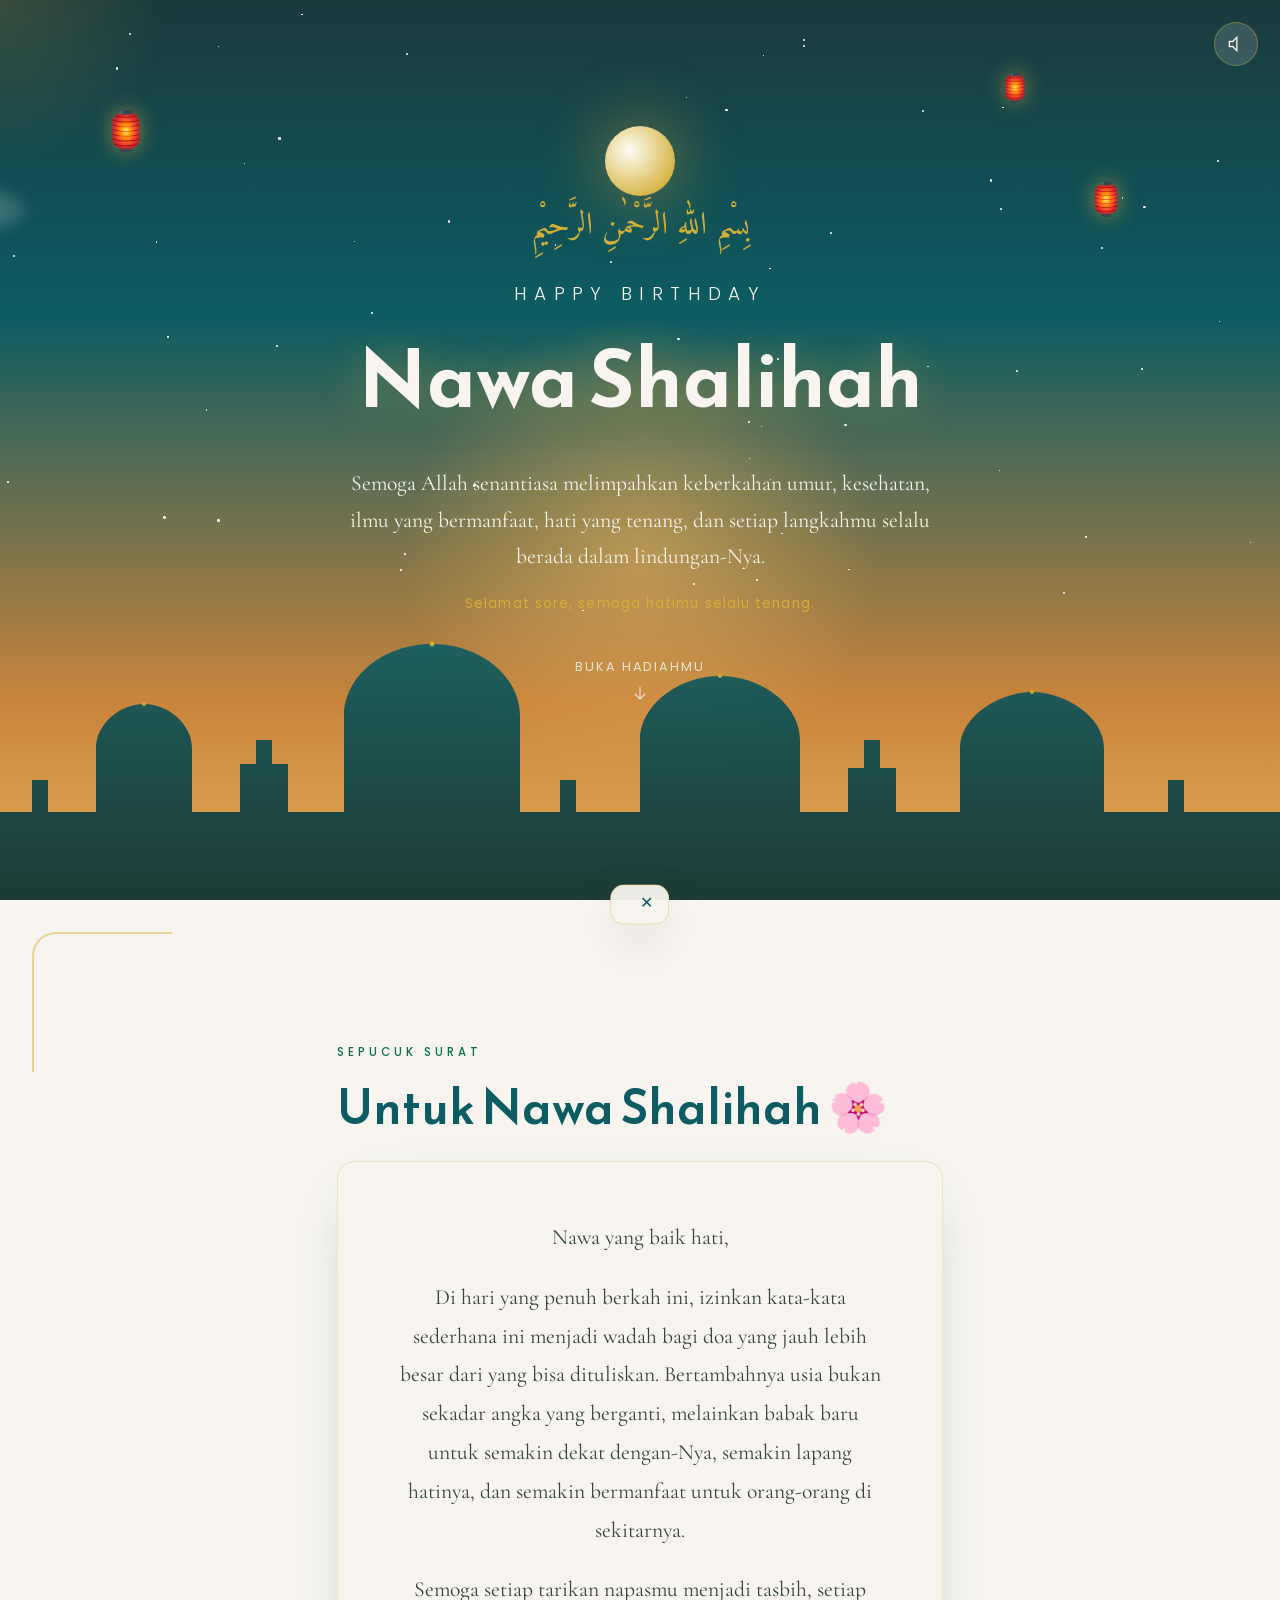
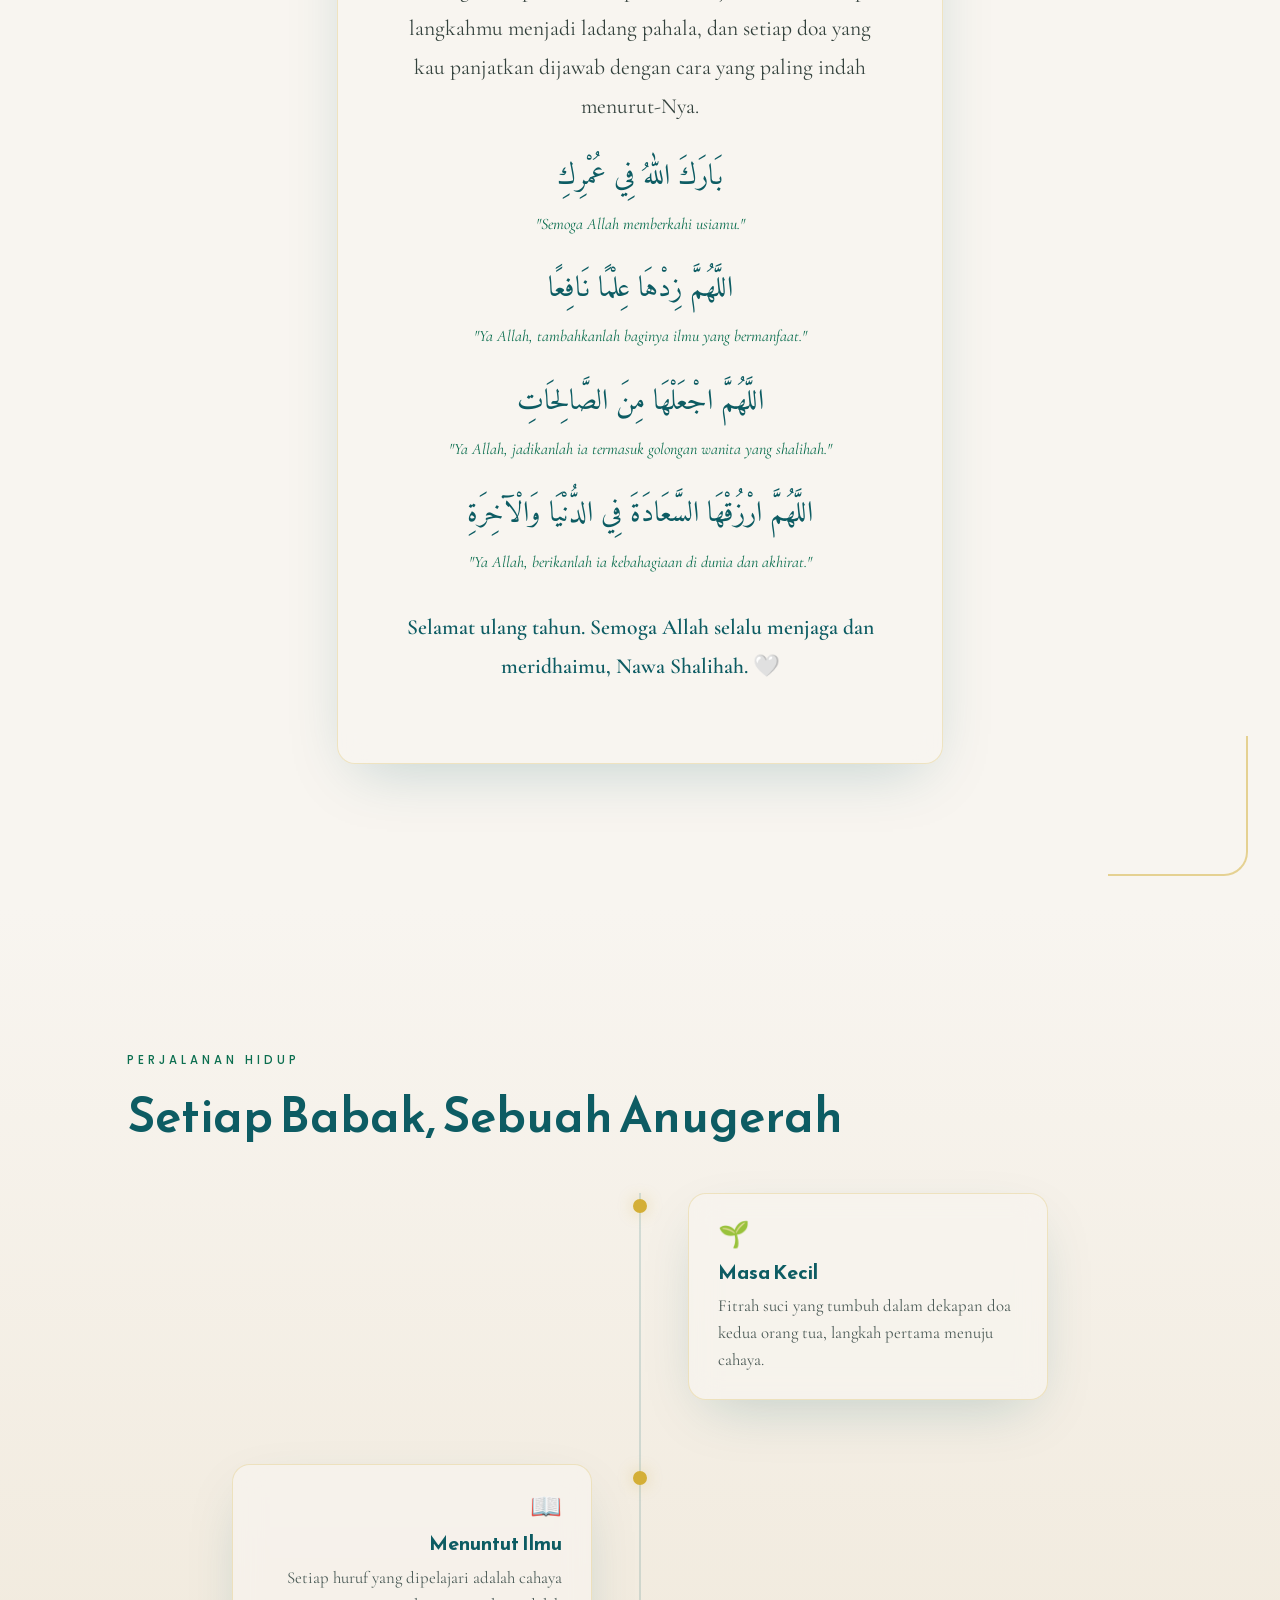
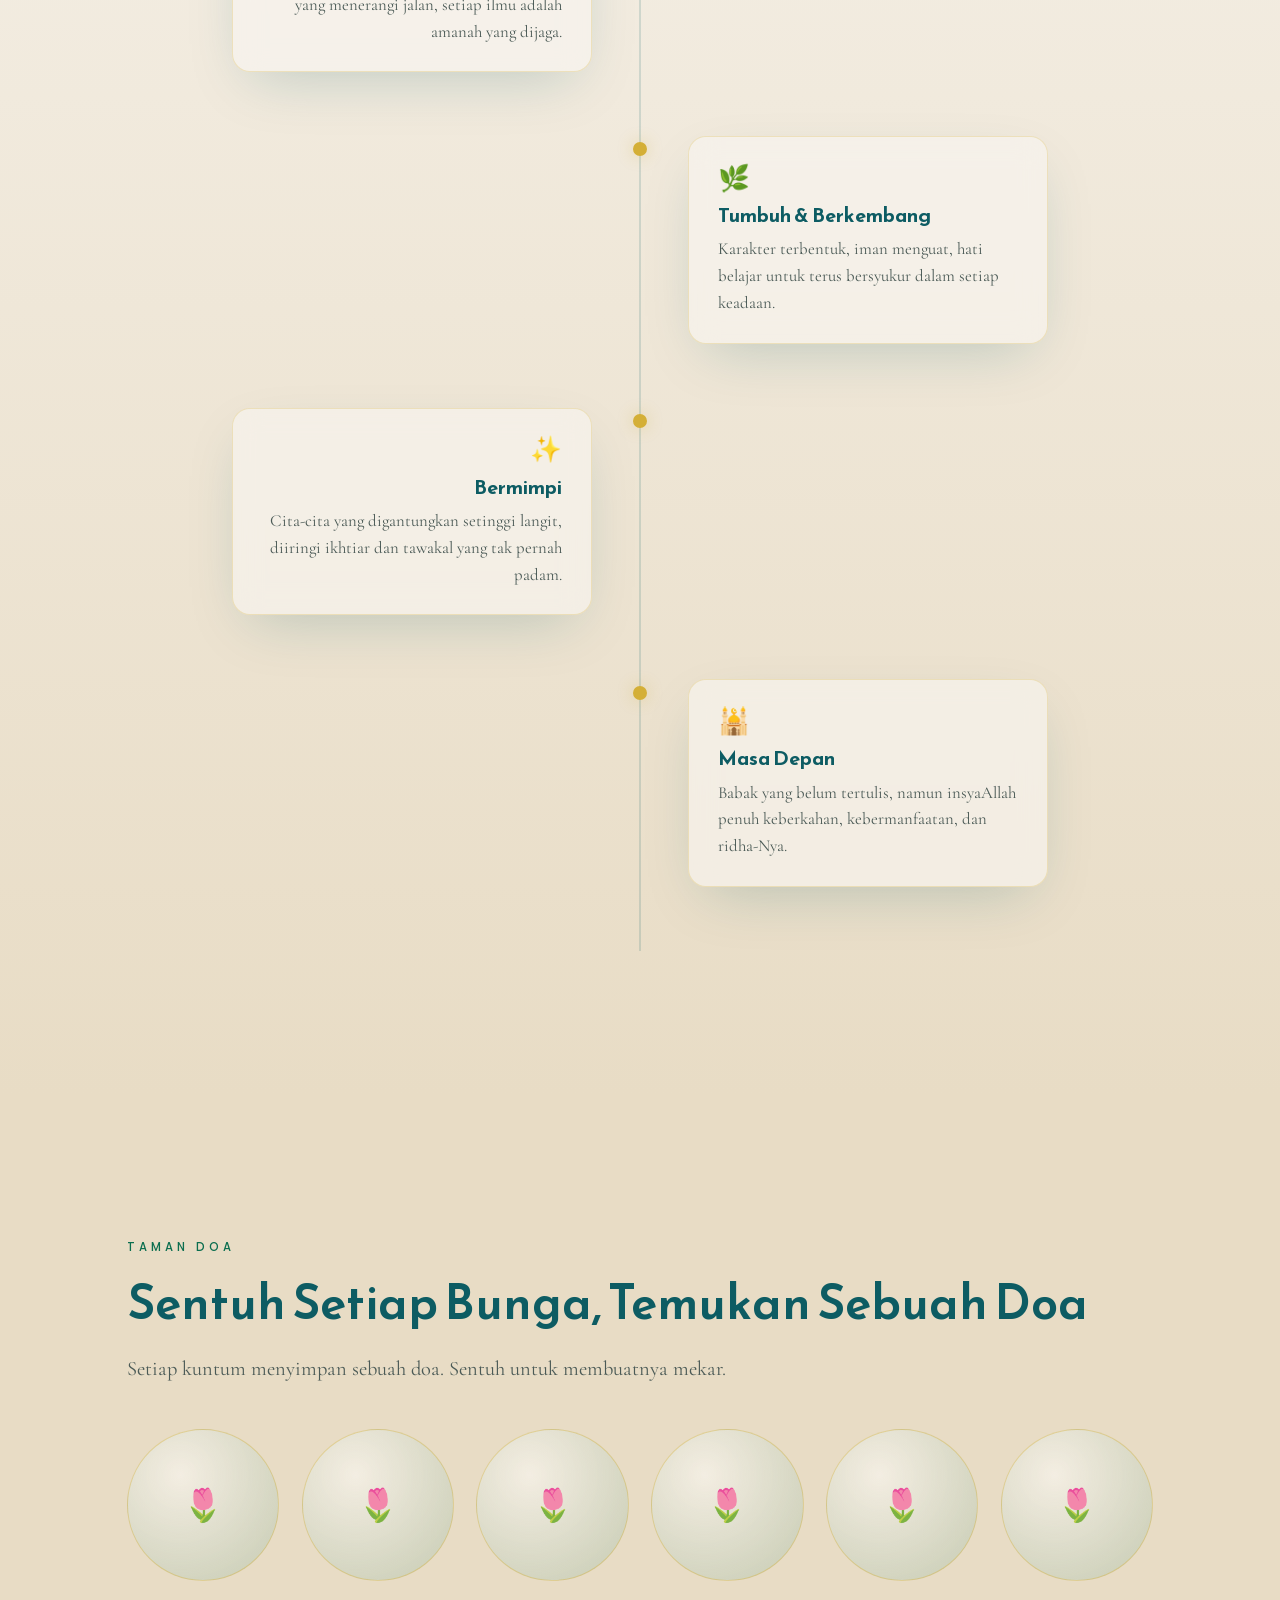
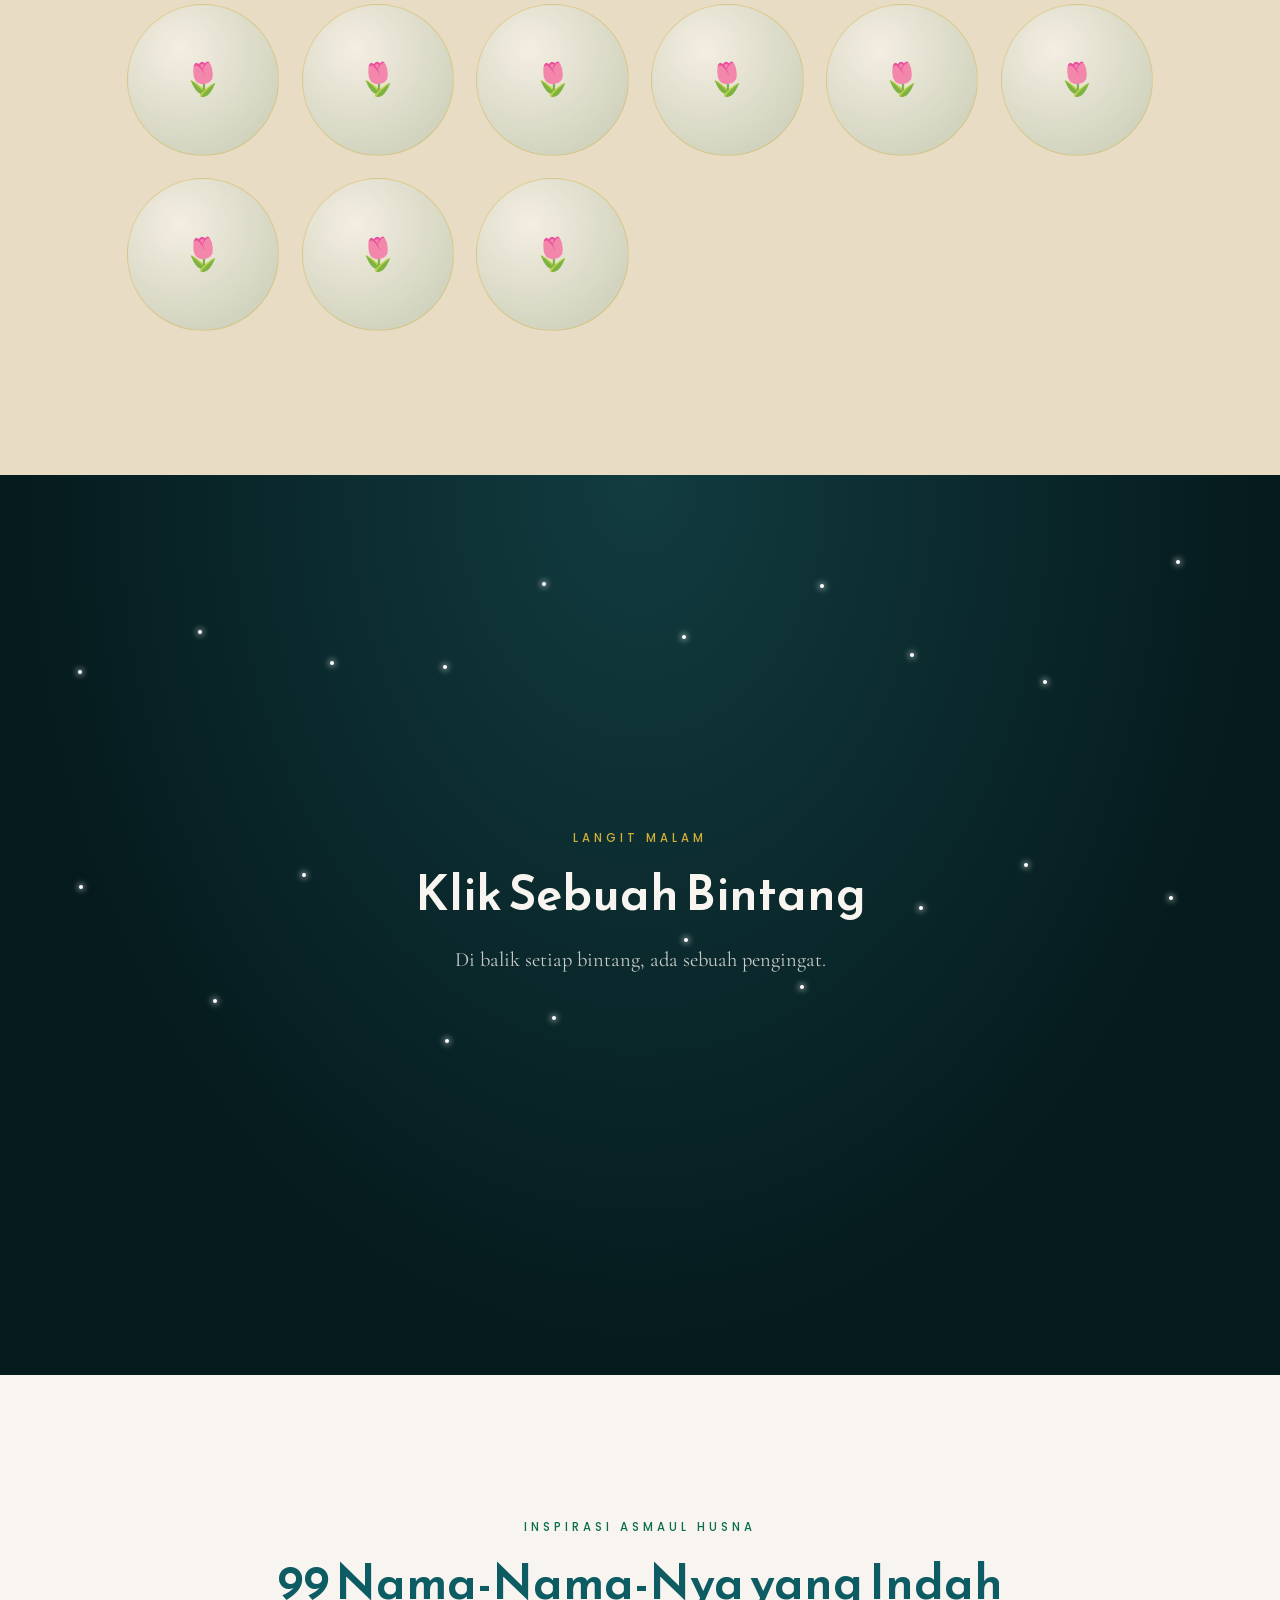
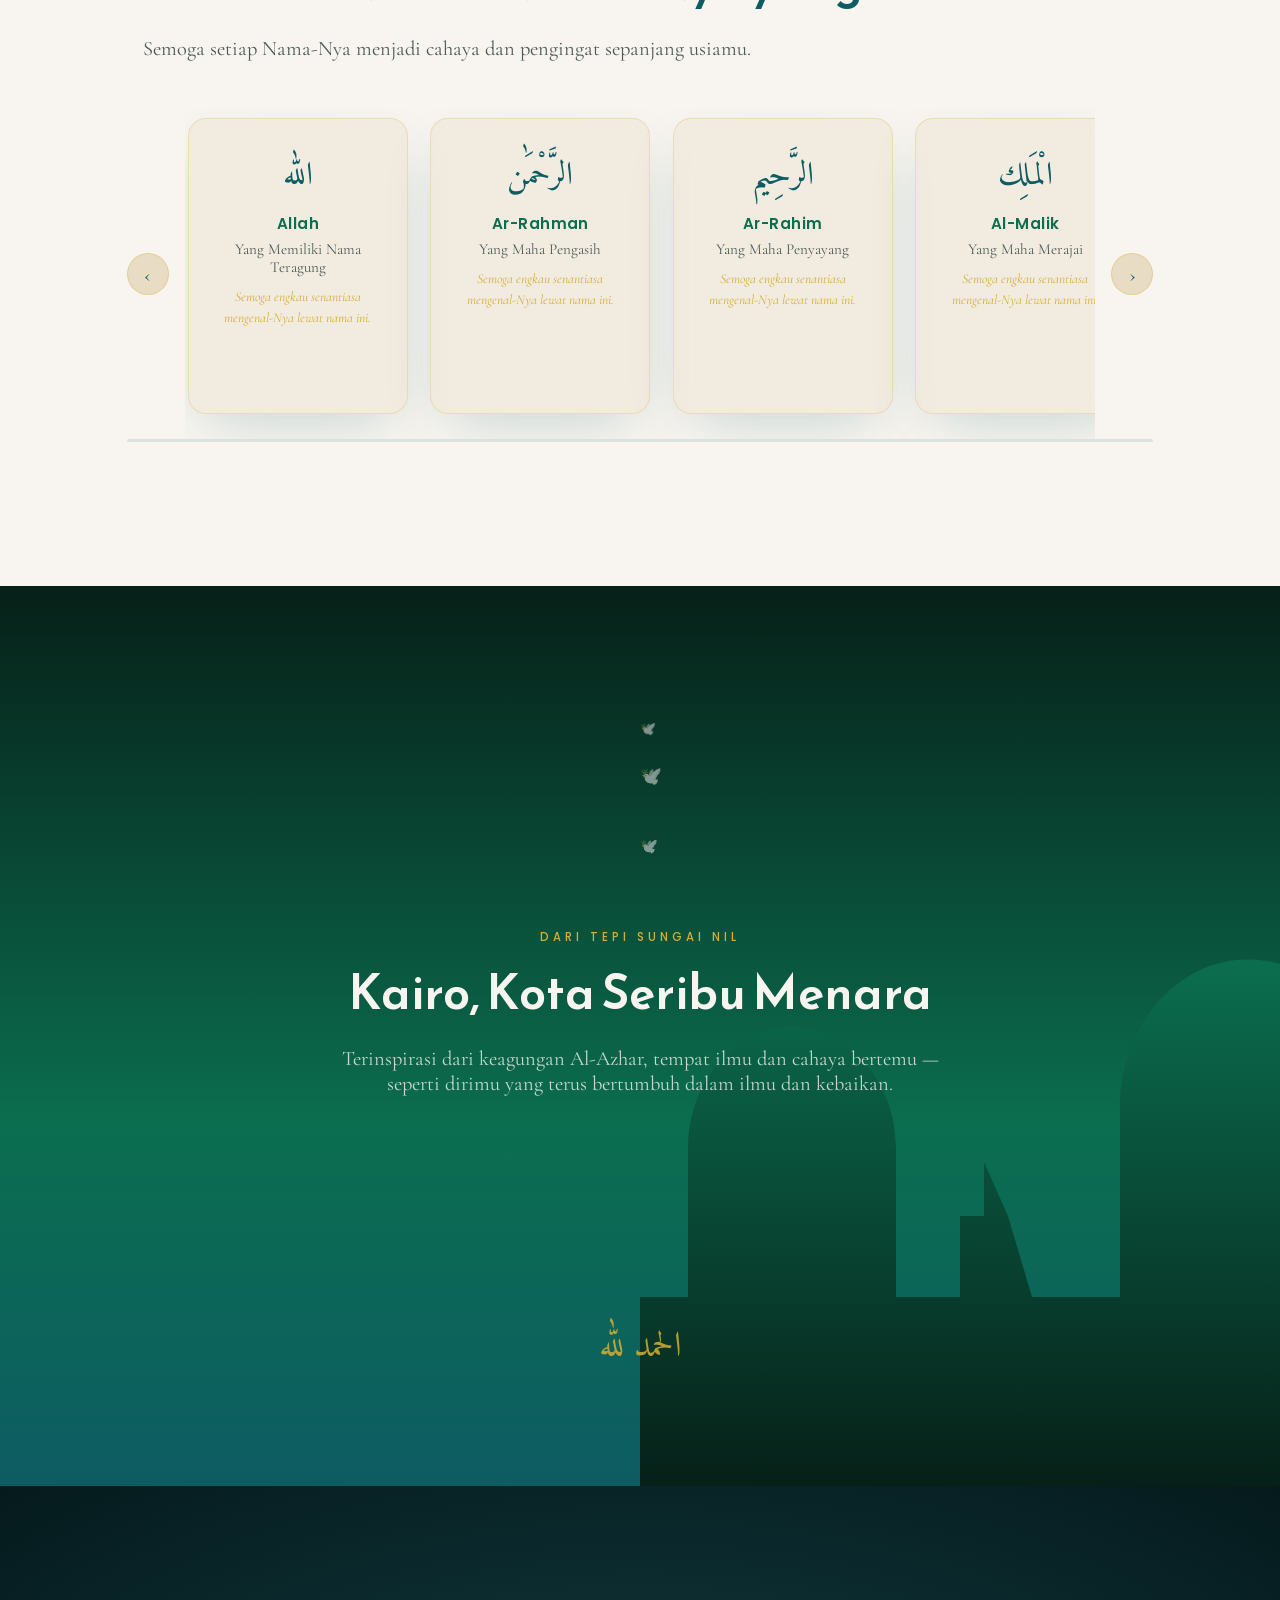
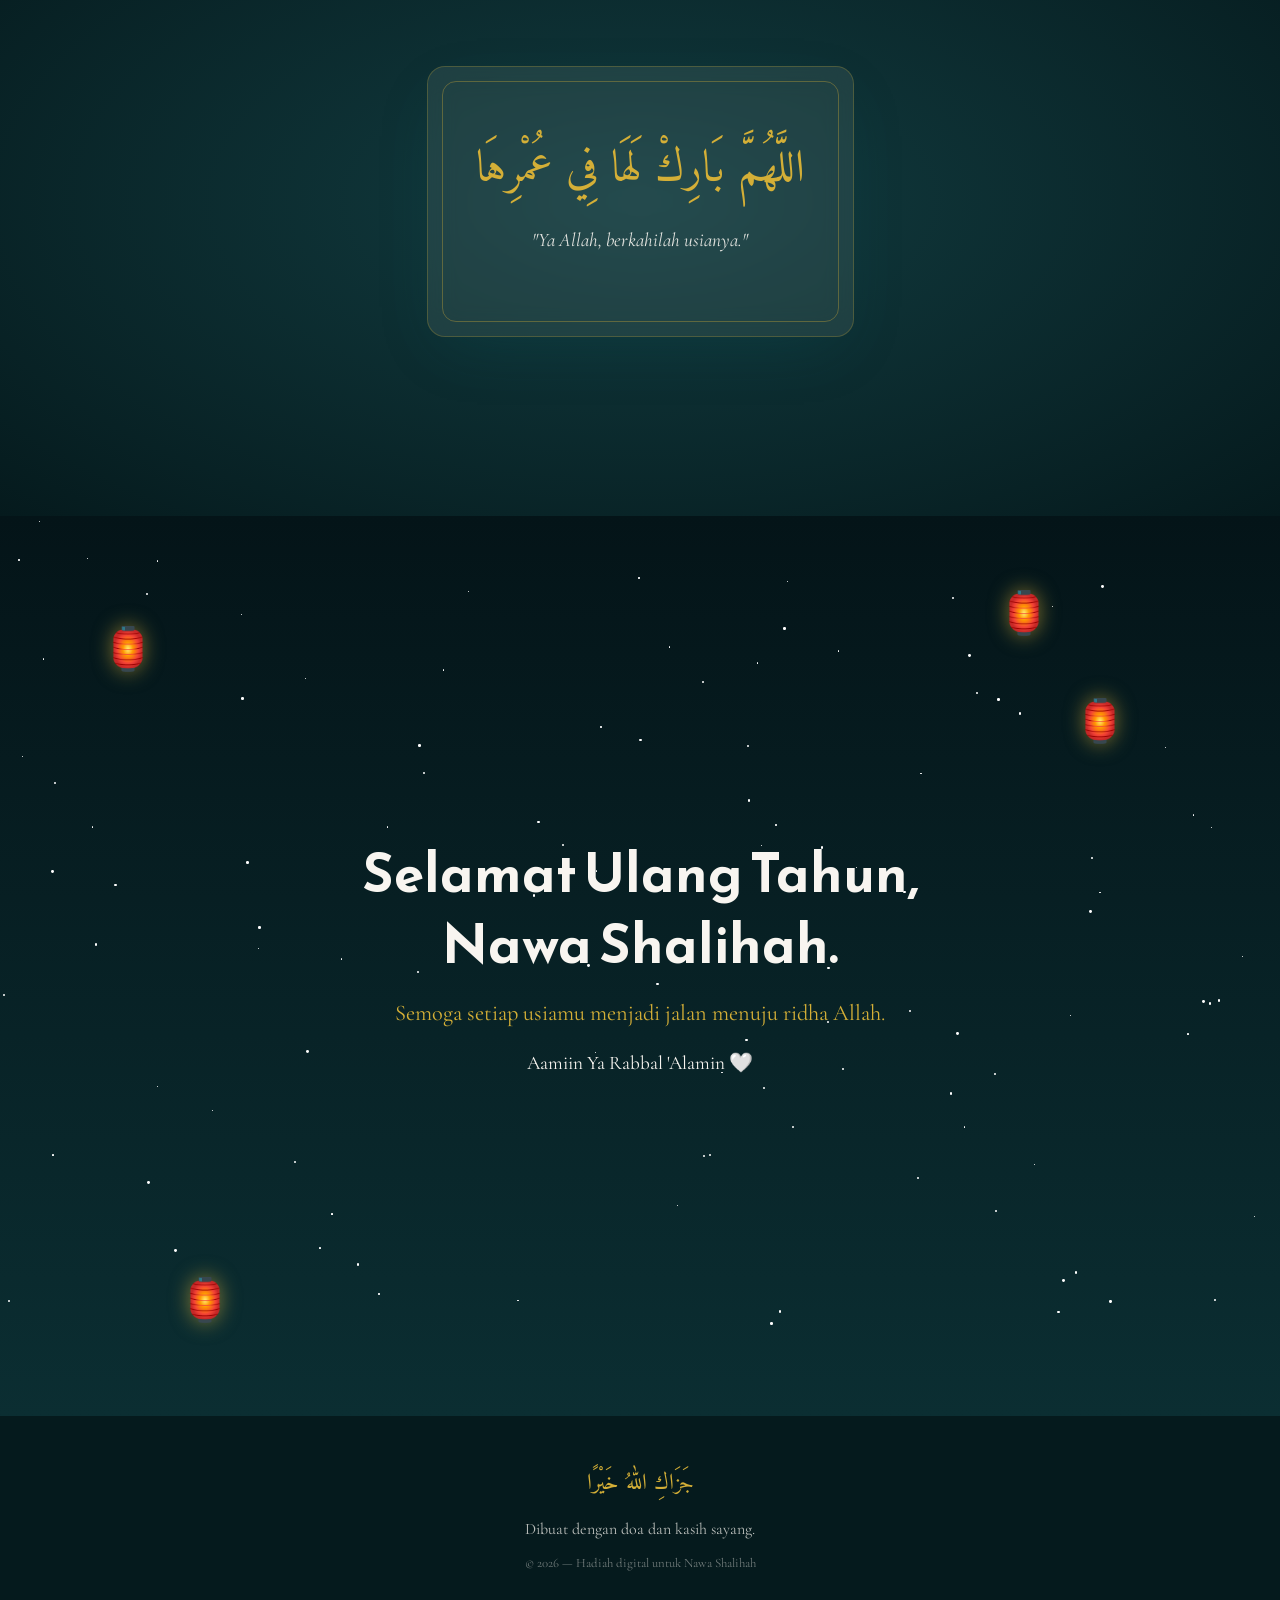
<file: index.html>
<!DOCTYPE html>
<html lang="id">
<head>
<meta charset="UTF-8">
<meta name="viewport" content="width=device-width, initial-scale=1.0">
<title>Selamat Ulang Tahun, Nawa Shalihah 🌙</title>
<meta name="description" content="Sebuah hadiah digital penuh doa dan cinta untuk Nawa Shalihah, terinspirasi dari keindahan Kairo dan Al-Azhar.">
<meta name="theme-color" content="#0D5C63">

<link rel="preconnect" href="https://fonts.googleapis.com">
<link rel="preconnect" href="https://fonts.gstatic.com" crossorigin>
<link href="https://fonts.googleapis.com/css2?family=Amiri:ital,wght@0,400;0,700;1,400&family=Reem+Kufi:wght@400;500;600;700&family=Cormorant+Garamond:ital,wght@0,400;0,500;0,600;0,700;1,400&family=Poppins:wght@300;400;500;600&display=swap" rel="stylesheet">

<link rel="icon" href="data:image/svg+xml,<svg xmlns=%22http://www.w3.org/2000/svg%22 viewBox=%220 0 100 100%22><text y=%22.9em%22 font-size=%2290%22>🌙</text></svg>">
<link rel="stylesheet" href="css/style.css">
</head>
<body>

<!-- ============ LOADING SCREEN ============ -->
<div id="loader" aria-hidden="true">
  <div class="loader-inner">
    <div class="loader-dome">
      <svg viewBox="0 0 120 160" width="70" height="90">
        <path d="M60 4 C30 20 22 55 22 80 L22 150 L98 150 L98 80 C98 55 90 20 60 4 Z" fill="none" stroke="#D4AF37" stroke-width="1.4"/>
        <circle cx="60" cy="18" r="4" fill="#D4AF37"/>
      </svg>
    </div>
    <p class="loader-text">Menyiapkan hadiah untukmu<span class="dots"><span>.</span><span>.</span><span>.</span></span></p>
  </div>
</div>

<!-- ============ SCROLL PROGRESS ============ -->
<div id="scroll-progress" aria-hidden="true"></div>

<!-- ============ AMBIENT CANVAS LAYERS ============ -->
<canvas id="bg-canvas" aria-hidden="true"></canvas>
<div id="cursor-glow" aria-hidden="true"></div>
<div id="pattern-overlay" aria-hidden="true"></div>

<!-- ============ SOUND TOGGLE ============ -->
<button id="sound-toggle" aria-label="Aktifkan lantunan Al-Qur'an" title="Lantunan lembut">
  <svg viewBox="0 0 24 24" width="20" height="20" fill="none" stroke="currentColor" stroke-width="1.6">
    <path d="M4 9v6h4l5 5V4L8 9H4z"/>
    <path id="sound-wave" d="M16 8a6 6 0 010 8" opacity="0.4"/>
  </svg>
</button>
<audio id="ambience" loop preload="none">
  <source src="assets/audio/quran-ambience.mp3" type="audio/mpeg">
</audio>

<!-- ============ HERO ============ -->
<header class="hero" id="hero">
  <div class="hero-sky">
    <div class="hero-sun-glow"></div>
    <div class="stars-layer" id="hero-stars"></div>
    <div class="moon" id="hero-moon"></div>
    <div class="clouds-layer" id="clouds-layer"></div>
  </div>

  <div class="skyline" aria-hidden="true">
    <svg viewBox="0 0 1600 340" preserveAspectRatio="none" class="skyline-svg">
      <path d="M0,340 L0,230 L40,230 L40,190 L60,190 L60,230 L120,230 L120,150 C120,120 150,95 180,95 C210,95 240,120 240,150 L240,230 L300,230 L300,170 L320,170 L320,140 L340,140 L340,170 L360,170 L360,230 L430,230 L430,110 C430,60 480,20 540,20 C600,20 650,60 650,110 L650,230 L700,230 L700,190 L720,190 L720,230 L800,230 L800,140 C800,95 850,60 900,60 C950,60 1000,95 1000,140 L1000,230 L1060,230 L1060,175 L1080,175 L1080,140 L1100,140 L1100,175 L1120,175 L1120,230 L1200,230 L1200,150 C1200,110 1250,80 1290,80 C1330,80 1380,110 1380,150 L1380,230 L1460,230 L1460,190 L1480,190 L1480,230 L1600,230 L1600,340 Z" fill="url(#skylineGrad)"/>
      <circle cx="540" cy="20" r="3" fill="#D4AF37"/>
      <circle cx="180" cy="95" r="2.5" fill="#D4AF37"/>
      <circle cx="900" cy="60" r="2.5" fill="#D4AF37"/>
      <circle cx="1290" cy="80" r="2.5" fill="#D4AF37"/>
      <defs>
        <linearGradient id="skylineGrad" x1="0" y1="0" x2="0" y2="1">
          <stop offset="0" stop-color="#0D5C63"/>
          <stop offset="1" stop-color="#062F33"/>
        </linearGradient>
      </defs>
    </svg>
  </div>

  <div class="lanterns" aria-hidden="true">
    <span class="lantern l1">🏮</span>
    <span class="lantern l2">🏮</span>
    <span class="lantern l3">🏮</span>
  </div>

  <div class="hero-content">
    <p class="arabic-eyebrow reveal-word" dir="rtl">بِسْمِ اللهِ الرَّحْمٰنِ الرَّحِيْمِ</p>
    <h1 class="hero-title">
      <span class="hero-title-small reveal-line">Happy Birthday</span>
      <span class="hero-title-big reveal-line">Nawa Shalihah</span>
    </h1>
    <p class="hero-subtitle reveal-fade">
      Semoga Allah senantiasa melimpahkan keberkahan umur, kesehatan, ilmu yang bermanfaat,
      hati yang tenang, dan setiap langkahmu selalu berada dalam lindungan-Nya.
    </p>
    <p class="hero-greeting" id="dynamic-greeting"></p>
    <a href="#letter" class="scroll-cue" aria-label="Gulir ke bawah">
      <span>Buka hadiahmu</span>
      <svg viewBox="0 0 24 24" width="18" height="18" fill="none" stroke="currentColor" stroke-width="1.5"><path d="M12 4v16M5 13l7 7 7-7"/></svg>
    </a>
  </div>
</header>

<main>

<!-- ============ SECTION 1: LETTER ============ -->
<section class="section letter-section" id="letter">
  <div class="ornament corner-tl" aria-hidden="true"></div>
  <div class="ornament corner-br" aria-hidden="true"></div>
  <div class="container narrow">
    <p class="eyebrow reveal-fade">Sepucuk Surat</p>
    <h2 class="section-title reveal-fade">Untuk Nawa Shalihah <span class="bloom">🌸</span></h2>

    <div class="letter-card glass reveal-fade">
      <p>Nawa yang baik hati,</p>
      <p>Di hari yang penuh berkah ini, izinkan kata-kata sederhana ini menjadi wadah bagi doa yang jauh lebih besar dari yang bisa dituliskan. Bertambahnya usia bukan sekadar angka yang berganti, melainkan babak baru untuk semakin dekat dengan-Nya, semakin lapang hatinya, dan semakin bermanfaat untuk orang-orang di sekitarnya.</p>
      <p>Semoga setiap tarikan napasmu menjadi tasbih, setiap langkahmu menjadi ladang pahala, dan setiap doa yang kau panjatkan dijawab dengan cara yang paling indah menurut-Nya.</p>
      <p class="dua-line" dir="rtl">بَارَكَ اللهُ فِي عُمْرِكِ</p>
      <p class="dua-translation">"Semoga Allah memberkahi usiamu."</p>
      <p class="dua-line" dir="rtl">اللَّهُمَّ زِدْهَا عِلْمًا نَافِعًا</p>
      <p class="dua-translation">"Ya Allah, tambahkanlah baginya ilmu yang bermanfaat."</p>
      <p class="dua-line" dir="rtl">اللَّهُمَّ اجْعَلْهَا مِنَ الصَّالِحَاتِ</p>
      <p class="dua-translation">"Ya Allah, jadikanlah ia termasuk golongan wanita yang shalihah."</p>
      <p class="dua-line" dir="rtl">اللَّهُمَّ ارْزُقْهَا السَّعَادَةَ فِي الدُّنْيَا وَالْآخِرَةِ</p>
      <p class="dua-translation">"Ya Allah, berikanlah ia kebahagiaan di dunia dan akhirat."</p>
      <p class="closing">Selamat ulang tahun. Semoga Allah selalu menjaga dan meridhaimu, Nawa Shalihah. 🤍</p>
    </div>
  </div>
</section>

<!-- ============ SECTION 2: TIMELINE ============ -->
<section class="section timeline-section" id="timeline">
  <div class="container">
    <p class="eyebrow reveal-fade">Perjalanan Hidup</p>
    <h2 class="section-title reveal-fade">Setiap Babak, Sebuah Anugerah</h2>

    <div class="timeline" id="timeline-list">
      <div class="timeline-line" aria-hidden="true"><div class="timeline-line-fill" id="timeline-fill"></div></div>

      <div class="timeline-item" data-index="0">
        <div class="timeline-dot" aria-hidden="true"></div>
        <div class="timeline-card glass">
          <span class="timeline-icon">🌱</span>
          <h3>Masa Kecil</h3>
          <p>Fitrah suci yang tumbuh dalam dekapan doa kedua orang tua, langkah pertama menuju cahaya.</p>
        </div>
      </div>

      <div class="timeline-item" data-index="1">
        <div class="timeline-dot" aria-hidden="true"></div>
        <div class="timeline-card glass">
          <span class="timeline-icon">📖</span>
          <h3>Menuntut Ilmu</h3>
          <p>Setiap huruf yang dipelajari adalah cahaya yang menerangi jalan, setiap ilmu adalah amanah yang dijaga.</p>
        </div>
      </div>

      <div class="timeline-item" data-index="2">
        <div class="timeline-dot" aria-hidden="true"></div>
        <div class="timeline-card glass">
          <span class="timeline-icon">🌿</span>
          <h3>Tumbuh &amp; Berkembang</h3>
          <p>Karakter terbentuk, iman menguat, hati belajar untuk terus bersyukur dalam setiap keadaan.</p>
        </div>
      </div>

      <div class="timeline-item" data-index="3">
        <div class="timeline-dot" aria-hidden="true"></div>
        <div class="timeline-card glass">
          <span class="timeline-icon">✨</span>
          <h3>Bermimpi</h3>
          <p>Cita-cita yang digantungkan setinggi langit, diiringi ikhtiar dan tawakal yang tak pernah padam.</p>
        </div>
      </div>

      <div class="timeline-item" data-index="4">
        <div class="timeline-dot" aria-hidden="true"></div>
        <div class="timeline-card glass">
          <span class="timeline-icon">🕌</span>
          <h3>Masa Depan</h3>
          <p>Babak yang belum tertulis, namun insyaAllah penuh keberkahan, kebermanfaatan, dan ridha-Nya.</p>
        </div>
      </div>
    </div>
  </div>
</section>

<!-- ============ SECTION 3: DUA GARDEN ============ -->
<section class="section garden-section" id="garden">
  <div class="container">
    <p class="eyebrow reveal-fade">Taman Doa</p>
    <h2 class="section-title reveal-fade">Sentuh Setiap Bunga, Temukan Sebuah Doa</h2>
    <p class="section-desc reveal-fade">Setiap kuntum menyimpan sebuah doa. Sentuh untuk membuatnya mekar.</p>
    <div class="dua-garden" id="dua-garden"></div>
  </div>
</section>

<!-- ============ SECTION 4: NIGHT SKY ============ -->
<section class="section sky-section" id="night-sky">
  <div class="stars-field" id="interactive-stars"></div>
  <div class="container">
    <p class="eyebrow reveal-fade light">Langit Malam</p>
    <h2 class="section-title light reveal-fade">Klik Sebuah Bintang</h2>
    <p class="section-desc light reveal-fade">Di balik setiap bintang, ada sebuah pengingat.</p>
  </div>
  <div class="star-message-card" id="star-message-card" role="status" aria-live="polite">
    <p id="star-message-text"></p>
    <button id="star-message-close" aria-label="Tutup">✕</button>
  </div>
</section>

<!-- ============ SECTION 5: 99 NAMES ============ -->
<section class="section names-section" id="names">
  <div class="container">
    <p class="eyebrow reveal-fade">Inspirasi Asmaul Husna</p>
    <h2 class="section-title reveal-fade">99 Nama-Nama-Nya yang Indah</h2>
    <p class="section-desc reveal-fade">Semoga setiap Nama-Nya menjadi cahaya dan pengingat sepanjang usiamu.</p>

    <div class="names-carousel-wrap">
      <button class="carousel-btn prev" id="names-prev" aria-label="Sebelumnya">‹</button>
      <div class="names-carousel" id="names-carousel"></div>
      <button class="carousel-btn next" id="names-next" aria-label="Berikutnya">›</button>
    </div>
    <div class="names-progress" id="names-progress" aria-hidden="true"></div>
  </div>
</section>

<!-- ============ SECTION 6: CAIRO EXPERIENCE ============ -->
<section class="section cairo-section" id="cairo">
  <div class="cairo-scene" aria-hidden="true">
    <div class="cairo-clouds"></div>
    <div class="cairo-birds">
      <span>🕊️</span><span>🕊️</span><span>🕊️</span>
    </div>
    <svg viewBox="0 0 1600 400" preserveAspectRatio="none" class="cairo-skyline">
      <path d="M0,400 L0,260 L60,260 L60,150 C60,100 120,60 190,60 C260,60 320,100 320,150 L320,260 L400,260 L400,200 L430,200 L430,160 L460,200 L490,260 L600,260 L600,120 C600,60 670,10 760,10 C850,10 920,60 920,120 L920,260 L1000,260 L1000,210 L1030,210 L1030,170 L1060,210 L1090,260 L1200,260 L1200,140 C1200,90 1260,50 1330,50 C1400,50 1460,90 1460,140 L1460,260 L1560,260 L1560,220 L1600,220 L1600,400 Z" fill="url(#cairoGrad)" class="cairo-glow-path"/>
      <defs>
        <linearGradient id="cairoGrad" x1="0" y1="0" x2="0" y2="1">
          <stop offset="0" stop-color="#0B6E4F"/>
          <stop offset="1" stop-color="#062018"/>
        </linearGradient>
      </defs>
    </svg>
    <div class="floating-calligraphy" dir="rtl">الحمد لله</div>
  </div>
  <div class="container">
    <p class="eyebrow light reveal-fade">Dari Tepi Sungai Nil</p>
    <h2 class="section-title light reveal-fade">Kairo, Kota Seribu Menara</h2>
    <p class="section-desc light reveal-fade">Terinspirasi dari keagungan Al-Azhar, tempat ilmu dan cahaya bertemu — seperti dirimu yang terus bertumbuh dalam ilmu dan kebaikan.</p>
  </div>
</section>

<!-- ============ SECTION 7: BIRTHDAY DUA ENDING ============ -->
<section class="section final-dua-section" id="final-dua">
  <div class="container narrow">
    <div class="final-dua-card glass reveal-fade">
      <div class="ornament-ring" aria-hidden="true"></div>
      <p class="final-dua-arabic" dir="rtl">اللَّهُمَّ بَارِكْ لَهَا فِي عُمْرِهَا</p>
      <p class="final-dua-translation">"Ya Allah, berkahilah usianya."</p>
    </div>
  </div>
</section>

<!-- ============ FINAL SECTION ============ -->
<section class="section closing-section" id="closing">
  <div class="closing-sky">
    <div class="stars-layer dense" id="closing-stars"></div>
    <div class="moon big" id="closing-moon"></div>
  </div>
  <div class="lanterns closing-lanterns" aria-hidden="true">
    <span class="lantern l1">🏮</span>
    <span class="lantern l2">🏮</span>
    <span class="lantern l3">🏮</span>
    <span class="lantern l4">🏮</span>
  </div>
  <div class="container">
    <h2 class="closing-title reveal-fade">Selamat Ulang Tahun,<br>Nawa Shalihah.</h2>
    <p class="closing-sub reveal-fade">Semoga setiap usiamu menjadi jalan menuju ridha Allah.</p>
    <p class="closing-amiin reveal-fade">Aamiin Ya Rabbal 'Alamin 🤍</p>
  </div>
</section>

</main>

<footer class="site-footer">
  <div class="container">
    <p class="footer-arabic" dir="rtl">جَزَاكِ اللهُ خَيْرًا</p>
    <p>Dibuat dengan doa dan kasih sayang.</p>
    <p class="footer-fine">© <span id="footer-year"></span> — Hadiah digital untuk Nawa Shalihah</p>
  </div>
</footer>

<button id="back-to-top" aria-label="Kembali ke atas">
  <svg viewBox="0 0 24 24" width="18" height="18" fill="none" stroke="currentColor" stroke-width="1.8"><path d="M12 19V5M5 12l7-7 7 7"/></svg>
</button>

<script src="js/script.js"></script>
</body>
</html>
</file>
<file: css/style.css>
/* ============================================================
   NAWA SHALIHAH — BIRTHDAY GIFT
   Palette: Teal #0D5C63, Emerald #0B6E4F, Beige #E8DCC5,
            Ivory #F8F5F0, Gold #D4AF37
   ============================================================ */

:root{
  --teal: #0D5C63;
  --teal-deep: #062F33;
  --emerald: #0B6E4F;
  --emerald-deep: #062018;
  --beige: #E8DCC5;
  --ivory: #F8F5F0;
  --gold: #D4AF37;
  --gold-soft: rgba(212,175,55,0.35);
  --ink: #1E2A26;

  --font-display: 'Reem Kufi', sans-serif;
  --font-arabic: 'Amiri', serif;
  --font-body: 'Cormorant Garamond', serif;
  --font-ui: 'Poppins', sans-serif;

  --ease: cubic-bezier(.22,.61,.36,1);
}

*{ box-sizing:border-box; }
html{ scroll-behavior:smooth; }

@media (prefers-reduced-motion: reduce){
  html{ scroll-behavior:auto; }
  *{ animation-duration:0.001ms !important; animation-iteration-count:1 !important; transition-duration:0.001ms !important; scroll-behavior:auto !important; }
}

body{
  margin:0;
  background:var(--ivory);
  color:var(--ink);
  font-family:var(--font-body);
  overflow-x:hidden;
  -webkit-font-smoothing:antialiased;
}

img{ max-width:100%; display:block; }
a{ color:inherit; }
button{ font-family:inherit; cursor:pointer; }

.container{
  max-width:1180px;
  margin:0 auto;
  padding:0 6vw;
  position:relative;
  z-index:2;
}
.container.narrow{ max-width:760px; }

.section{
  position:relative;
  padding:9rem 0;
  overflow:hidden;
}

.eyebrow{
  font-family:var(--font-ui);
  letter-spacing:0.35em;
  text-transform:uppercase;
  font-size:0.72rem;
  color:var(--emerald);
  margin:0 0 1rem;
  font-weight:500;
}
.eyebrow.light{ color:var(--gold); }

.section-title{
  font-family:var(--font-display);
  font-size:clamp(1.9rem, 4.5vw, 3rem);
  color:var(--teal);
  margin:0 0 1.5rem;
  font-weight:600;
  line-height:1.25;
}
.section-title.light{ color:var(--ivory); }
.bloom{ display:inline-block; }

.section-desc{
  font-size:clamp(1.05rem,1.6vw,1.3rem);
  max-width:640px;
  color:#4b5a56;
  margin:0 0 3rem;
}
.section-desc.light{ color:rgba(248,245,240,0.8); }

.glass{
  background:rgba(248,245,240,0.65);
  backdrop-filter:blur(14px);
  -webkit-backdrop-filter:blur(14px);
  border:1px solid rgba(212,175,55,0.25);
  border-radius:18px;
  box-shadow:0 20px 60px -20px rgba(13,92,99,0.25);
}

/* ============ LOADER ============ */
#loader{
  position:fixed; inset:0; z-index:9999;
  background:linear-gradient(180deg,#0B2E32,#0D5C63 55%,#0B6E4F);
  display:flex; align-items:center; justify-content:center;
  transition:opacity 1s var(--ease), visibility 1s var(--ease);
}
#loader.hidden{ opacity:0; visibility:hidden; pointer-events:none; }
.loader-inner{ text-align:center; color:var(--ivory); }
.loader-dome{ animation:domeFloat 3s ease-in-out infinite; margin-bottom:1rem; }
@keyframes domeFloat{ 0%,100%{ transform:translateY(0);} 50%{ transform:translateY(-8px);} }
.loader-text{ font-family:var(--font-ui); letter-spacing:0.12em; font-size:0.9rem; opacity:0.85; }
.dots span{ animation:dotBlink 1.4s infinite; opacity:0; }
.dots span:nth-child(2){ animation-delay:0.2s; }
.dots span:nth-child(3){ animation-delay:0.4s; }
@keyframes dotBlink{ 0%,100%{opacity:0;} 50%{opacity:1;} }

/* ============ SCROLL PROGRESS ============ */
#scroll-progress{
  position:fixed; top:0; left:0; height:3px;
  background:linear-gradient(90deg,var(--gold),var(--emerald));
  z-index:500; width:0%;
  box-shadow:0 0 12px var(--gold-soft);
}

/* ============ BG CANVAS / CURSOR GLOW / PATTERN ============ */
#bg-canvas{
  position:fixed; inset:0; z-index:0; pointer-events:none;
}
#cursor-glow{
  position:fixed; width:340px; height:340px; border-radius:50%;
  background:radial-gradient(circle, rgba(212,175,55,0.16), transparent 70%);
  pointer-events:none; z-index:1; transform:translate(-50%,-50%);
  transition:opacity 0.4s ease;
  will-change:transform;
}
#pattern-overlay{
  position:fixed; inset:0; z-index:0; pointer-events:none; opacity:0.05;
  background-image:
    radial-gradient(circle at 50% 50%, transparent 40%, transparent 41%),
    repeating-linear-gradient(45deg, var(--teal) 0 1px, transparent 1px 26px),
    repeating-linear-gradient(-45deg, var(--teal) 0 1px, transparent 1px 26px);
}

/* ============ SOUND TOGGLE ============ */
#sound-toggle{
  position:fixed; top:1.4rem; right:1.4rem; z-index:400;
  width:44px; height:44px; border-radius:50%;
  background:rgba(248,245,240,0.15);
  border:1px solid rgba(212,175,55,0.4);
  color:var(--ivory);
  display:flex; align-items:center; justify-content:center;
  backdrop-filter:blur(6px);
  transition:background 0.3s ease, transform 0.3s ease;
}
#sound-toggle:hover{ background:rgba(212,175,55,0.25); transform:scale(1.06); }
#sound-toggle.muted #sound-wave{ opacity:0; }

/* ============ HERO ============ */
.hero{
  position:relative;
  min-height:100vh;
  display:flex; align-items:center; justify-content:center;
  text-align:center;
  overflow:hidden;
  background:linear-gradient(180deg,#1a3a3e 0%, #0D5C63 35%, #C9843B 78%, #E8B15A 100%);
}
.hero-sky{ position:absolute; inset:0; z-index:0; }
.hero-sun-glow{
  position:absolute; left:50%; top:62%; width:520px; height:520px;
  background:radial-gradient(circle, rgba(232,177,90,0.55), transparent 65%);
  transform:translate(-50%,-50%);
  animation:sunPulse 6s ease-in-out infinite;
}
@keyframes sunPulse{ 0%,100%{opacity:0.8;} 50%{opacity:1;} }
.stars-layer{ position:absolute; inset:0; }
.stars-layer span{
  position:absolute; width:2px; height:2px; background:#fff; border-radius:50%;
  animation:twinkle 3.5s ease-in-out infinite;
}
@keyframes twinkle{ 0%,100%{opacity:0.15;} 50%{opacity:1;} }
.moon{
  position:absolute; top:14%; left:50%; width:70px; height:70px; border-radius:50%;
  background:radial-gradient(circle at 35% 35%, #fffdf5, var(--gold) 80%);
  box-shadow:0 0 60px 10px var(--gold-soft);
  transform:translate(-50%,0) translateY(40px);
  opacity:0;
  transition:transform 1.8s var(--ease), opacity 1.8s var(--ease);
}
.moon.risen{ opacity:1; transform:translate(-50%,0) translateY(0); }
.clouds-layer{ position:absolute; inset:0; overflow:hidden; }
.clouds-layer::before, .clouds-layer::after{
  content:''; position:absolute; width:280px; height:60px; border-radius:50%;
  background:rgba(255,255,255,0.18); filter:blur(8px);
  animation:cloudDrift 40s linear infinite;
}
.clouds-layer::before{ top:20%; left:-20%; }
.clouds-layer::after{ top:32%; left:-50%; animation-duration:60s; width:200px; }
@keyframes cloudDrift{ 0%{ transform:translateX(0);} 100%{ transform:translateX(140vw);} }

.skyline{ position:absolute; bottom:0; left:0; width:100%; z-index:1; opacity:0.9; }
.skyline-svg{ width:100%; height:auto; display:block; }

.lanterns{ position:absolute; inset:0; z-index:2; pointer-events:none; }
.lantern{
  position:absolute; font-size:2.4rem; filter:drop-shadow(0 0 10px rgba(212,175,55,0.6));
  animation:lanternSwing 5s ease-in-out infinite;
  transform-origin:top center;
}
.lantern.l1{ top:12%; left:8%; animation-delay:0s; }
.lantern.l2{ top:20%; right:12%; animation-delay:1.2s; font-size:2rem; }
.lantern.l3{ top:8%; left:78%; animation-delay:0.6s; font-size:1.7rem; }
@keyframes lanternSwing{ 0%,100%{ transform:rotate(-6deg);} 50%{ transform:rotate(6deg);} }

.hero-content{ position:relative; z-index:3; padding:0 6vw; max-width:760px; color:var(--ivory); }
.arabic-eyebrow{
  font-family:var(--font-arabic); font-size:clamp(1.4rem,3vw,2rem);
  color:var(--gold); margin:0 0 1.6rem; opacity:0.95;
}
.hero-title{ margin:0 0 1.6rem; }
.hero-title-small{
  display:block; font-family:var(--font-ui); font-weight:300; letter-spacing:0.4em;
  text-transform:uppercase; font-size:clamp(0.9rem,1.6vw,1.15rem); margin-bottom:0.8rem; opacity:0.9;
}
.hero-title-big{
  display:block; font-family:var(--font-display); font-weight:700;
  font-size:clamp(2.6rem,7vw,5rem); color:var(--ivory);
  text-shadow:0 4px 40px rgba(212,175,55,0.35);
}
.hero-subtitle{
  font-size:clamp(1.05rem,1.8vw,1.35rem); line-height:1.7; opacity:0.92; margin:0 0 1.2rem;
}
.hero-greeting{
  font-family:var(--font-ui); font-size:0.85rem; letter-spacing:0.08em; color:var(--gold);
  min-height:1.4em; margin:0 0 2.6rem;
}
.scroll-cue{
  display:inline-flex; flex-direction:column; align-items:center; gap:0.5rem;
  text-decoration:none; color:var(--ivory); font-family:var(--font-ui);
  font-size:0.8rem; letter-spacing:0.15em; text-transform:uppercase;
  opacity:0.85; transition:opacity 0.3s ease;
}
.scroll-cue:hover{ opacity:1; }
.scroll-cue svg{ animation:bounceDown 1.8s ease-in-out infinite; }
@keyframes bounceDown{ 0%,100%{ transform:translateY(0);} 50%{ transform:translateY(6px);} }

/* ============ REVEAL ANIMATIONS ============ */
.reveal-fade, .reveal-line, .reveal-word{
  opacity:0; transform:translateY(28px);
  transition:opacity 0.9s var(--ease), transform 0.9s var(--ease);
}
.reveal-fade.in, .reveal-line.in, .reveal-word.in{ opacity:1; transform:translateY(0); }

/* ============ ORNAMENTS ============ */
.ornament{ position:absolute; width:140px; height:140px; opacity:0.5; pointer-events:none; z-index:1; }
.corner-tl{ top:2rem; left:2rem; border-top:2px solid var(--gold); border-left:2px solid var(--gold); border-radius:24px 0 0 0; }
.corner-br{ bottom:2rem; right:2rem; border-bottom:2px solid var(--gold); border-right:2px solid var(--gold); border-radius:0 0 24px 0; }

/* ============ SECTION 1: LETTER ============ */
.letter-section{ background:var(--ivory); }
.letter-card{ padding:clamp(2rem,5vw,3.5rem); text-align:center; }
.letter-card p{ font-size:clamp(1.1rem,1.8vw,1.35rem); line-height:1.8; color:#33413c; margin:0 0 1.3rem; }
.letter-card .dua-line{ font-family:var(--font-arabic); font-size:clamp(1.3rem,2.4vw,1.8rem); color:var(--teal); margin:1.6rem 0 0.4rem; direction:rtl; }
.letter-card .dua-translation{ font-style:italic; color:var(--emerald); font-size:1rem; margin-bottom:0; }
.letter-card .closing{ margin-top:2rem; font-weight:600; color:var(--teal); }

/* ============ SECTION 2: TIMELINE ============ */
.timeline-section{ background:linear-gradient(180deg,var(--ivory),var(--beige)); }
.timeline{ position:relative; margin-top:3rem; }
.timeline-line{
  position:absolute; left:50%; top:0; bottom:0; width:2px;
  background:rgba(13,92,99,0.15); transform:translateX(-50%);
}
.timeline-line-fill{
  position:absolute; top:0; left:0; width:100%; height:0%;
  background:linear-gradient(180deg,var(--gold),var(--emerald));
  transition:height 0.2s linear;
}
.timeline-item{
  position:relative; width:50%; padding:0 3rem 4rem;
  opacity:0.25; transform:translateY(20px);
  transition:opacity 0.7s var(--ease), transform 0.7s var(--ease);
}
.timeline-item.active{ opacity:1; transform:translateY(0); }
.timeline-item:nth-child(odd){ left:0; text-align:right; }
.timeline-item:nth-child(even){ left:50%; text-align:left; }
.timeline-dot{
  position:absolute; top:0.4rem; width:14px; height:14px; border-radius:50%;
  background:var(--beige); border:2px solid var(--gold);
  transition:background 0.4s ease, box-shadow 0.4s ease;
}
.timeline-item.active .timeline-dot{ background:var(--gold); box-shadow:0 0 16px var(--gold-soft); }
.timeline-item:nth-child(odd) .timeline-dot{ right:-7px; }
.timeline-item:nth-child(even) .timeline-dot{ left:-7px; }
.timeline-card{ padding:1.6rem 1.8rem; display:inline-block; max-width:360px; }
.timeline-icon{ font-size:1.6rem; display:block; margin-bottom:0.4rem; }
.timeline-card h3{ font-family:var(--font-display); color:var(--teal); margin:0 0 0.4rem; font-size:1.25rem; }
.timeline-card p{ margin:0; color:#4b5a56; font-size:1.05rem; line-height:1.6; }

@media (max-width: 780px){
  .timeline-line{ left:14px; }
  .timeline-item, .timeline-item:nth-child(odd), .timeline-item:nth-child(even){
    width:100%; left:0 !important; text-align:left; padding-left:2.6rem; padding-right:0.5rem;
  }
  .timeline-item:nth-child(odd) .timeline-dot, .timeline-item:nth-child(even) .timeline-dot{ left:7px; right:auto; }
}

/* ============ SECTION 3: DUA GARDEN ============ */
.garden-section{ background:var(--beige); }
.dua-garden{
  display:grid; grid-template-columns:repeat(auto-fill, minmax(150px,1fr)); gap:1.4rem;
  margin-top:1rem;
}
.flower{
  position:relative; aspect-ratio:1; border-radius:50%;
  background:radial-gradient(circle at 35% 30%, rgba(255,255,255,0.5), rgba(11,110,79,0.15));
  border:1.5px solid rgba(212,175,55,0.4);
  display:flex; align-items:center; justify-content:center;
  font-size:2rem; cursor:pointer; overflow:hidden;
  transition:transform 0.4s var(--ease), box-shadow 0.4s var(--ease);
}
.flower:hover{ transform:scale(1.08); box-shadow:0 10px 30px -8px rgba(13,92,99,0.35); }
.flower.bloomed{ background:radial-gradient(circle at 35% 30%, #fff, var(--gold-soft)); }
.flower .bud{ transition:transform 0.5s var(--ease), opacity 0.5s var(--ease); }
.flower.bloomed .bud{ transform:scale(1.3) rotate(15deg); }

.dua-overlay{
  position:fixed; inset:0; background:rgba(13,46,50,0.75); backdrop-filter:blur(6px);
  display:flex; align-items:center; justify-content:center; z-index:600;
  opacity:0; pointer-events:none; transition:opacity 0.4s ease; padding:2rem;
}
.dua-overlay.open{ opacity:1; pointer-events:auto; }
.dua-overlay-card{
  background:var(--ivory); border-radius:20px; padding:2.4rem; max-width:480px; text-align:center;
  border:1px solid var(--gold-soft); position:relative;
  transform:scale(0.9); transition:transform 0.4s var(--ease);
}
.dua-overlay.open .dua-overlay-card{ transform:scale(1); }
.dua-overlay-arabic{ font-family:var(--font-arabic); font-size:1.7rem; color:var(--teal); margin-bottom:1rem; direction:rtl; }
.dua-overlay-translation{ font-style:italic; color:var(--emerald); font-size:1.05rem; }
.dua-overlay-close{
  position:absolute; top:0.8rem; right:1rem; background:none; border:none; font-size:1.3rem; color:var(--teal);
}

/* ============ SECTION 4: NIGHT SKY ============ */
.sky-section{
  background:radial-gradient(ellipse at 50% 0%, #123c40, #051a1d 70%);
  min-height:100vh; display:flex; flex-direction:column; align-items:center; justify-content:center;
  text-align:center; padding:9rem 0;
}
.stars-field{ position:absolute; inset:0; z-index:0; }
.interactive-star{
  position:absolute; width:4px; height:4px; border-radius:50%; background:#fff;
  cursor:pointer; box-shadow:0 0 6px 1px rgba(255,255,255,0.7);
  animation:twinkle 4s ease-in-out infinite;
  transition:transform 0.3s ease;
}
.interactive-star:hover{ transform:scale(2.4); background:var(--gold); box-shadow:0 0 14px 4px var(--gold-soft); }
.star-message-card{
  position:fixed; bottom:2rem; left:50%; transform:translate(-50%,140%);
  background:rgba(248,245,240,0.95); color:var(--teal); padding:1.2rem 1.8rem;
  border-radius:14px; max-width:420px; text-align:center; z-index:500;
  border:1px solid var(--gold-soft); box-shadow:0 20px 50px -15px rgba(0,0,0,0.5);
  transition:transform 0.5s var(--ease);
}
.star-message-card.show{ transform:translate(-50%,0); }
.star-message-card p{ margin:0; font-size:1.05rem; line-height:1.6; }
#star-message-close{ position:absolute; top:0.4rem; right:0.6rem; background:none; border:none; color:var(--teal); font-size:1rem; }

/* ============ SECTION 5: 99 NAMES ============ */
.names-section{ background:var(--ivory); text-align:center; }
.names-carousel-wrap{ display:flex; align-items:center; gap:1rem; margin-top:2rem; }
.names-carousel{
  flex:1; display:flex; gap:1.4rem; overflow-x:auto; scroll-behavior:smooth;
  padding:0.6rem 0.2rem 1.6rem; scrollbar-width:thin;
}
.name-card{
  flex:0 0 auto; width:220px; padding:1.8rem 1.4rem; text-align:center;
  background:rgba(232,220,197,0.4); transition:transform 0.4s var(--ease), box-shadow 0.4s var(--ease);
}
.name-card:hover{ transform:translateY(-8px); box-shadow:0 20px 40px -12px rgba(13,92,99,0.3); }
.name-card .arabic{ font-family:var(--font-arabic); font-size:2rem; color:var(--teal); margin-bottom:0.5rem; }
.name-card .translit{ font-family:var(--font-ui); font-weight:600; color:var(--emerald); font-size:0.95rem; letter-spacing:0.03em; }
.name-card .meaning{ font-size:0.95rem; color:#4b5a56; margin-top:0.3rem; }
.name-card .reflection{ font-size:0.85rem; font-style:italic; color:var(--gold); margin-top:0.7rem; line-height:1.5; }
.carousel-btn{
  flex:0 0 auto; width:42px; height:42px; border-radius:50%; border:1px solid var(--gold-soft);
  background:var(--beige); color:var(--teal); font-size:1.4rem; display:flex; align-items:center; justify-content:center;
  transition:background 0.3s ease;
}
.carousel-btn:hover{ background:var(--gold); color:#fff; }
.names-progress{ height:3px; background:rgba(13,92,99,0.12); border-radius:2px; overflow:hidden; }
.names-progress::after{ content:''; display:block; height:100%; width:0%; background:var(--gold); transition:width 0.3s ease; }

/* ============ SECTION 6: CAIRO EXPERIENCE ============ */
.cairo-section{
  position:relative; min-height:100vh; display:flex; align-items:center; justify-content:center;
  background:linear-gradient(180deg,#062018,#0B6E4F 60%, #0D5C63);
  overflow:hidden; text-align:center;
}
.cairo-scene{ position:absolute; inset:0; }
.cairo-skyline{ position:absolute; bottom:0; width:100%; height:60%; }
.cairo-clouds{ position:absolute; inset:0; }
.cairo-clouds::before, .cairo-clouds::after{
  content:''; position:absolute; width:240px; height:50px; border-radius:50%;
  background:rgba(255,255,255,0.08); filter:blur(10px); animation:cloudDrift 50s linear infinite;
}
.cairo-clouds::before{ top:15%; left:-30%; }
.cairo-clouds::after{ top:26%; left:-60%; animation-duration:70s; }
.cairo-birds{ position:absolute; inset:0; font-size:1.1rem; color:rgba(255,255,255,0.7); }
.cairo-birds span{ position:absolute; animation:birdFly 18s linear infinite; opacity:0.8; }
.cairo-birds span:nth-child(1){ top:20%; animation-delay:0s; }
.cairo-birds span:nth-child(2){ top:28%; animation-delay:4s; font-size:0.9rem; }
.cairo-birds span:nth-child(3){ top:15%; animation-delay:9s; font-size:0.8rem; }
@keyframes birdFly{ 0%{ left:-5%; transform:translateY(0);} 50%{ transform:translateY(-14px);} 100%{ left:105%; transform:translateY(0);} }
.floating-calligraphy{
  position:absolute; bottom:12%; left:50%; transform:translateX(-50%);
  font-family:var(--font-arabic); font-size:clamp(1.4rem,3vw,2.2rem); color:var(--gold);
  opacity:0.85; animation:floatUpDown 6s ease-in-out infinite;
}
@keyframes floatUpDown{ 0%,100%{ transform:translate(-50%,0);} 50%{ transform:translate(-50%,-14px);} }

/* ============ SECTION 7: FINAL DUA ============ */
.final-dua-section{
  background:radial-gradient(ellipse at 50% 50%, #123c40, #051a1d);
  text-align:center; min-height:70vh; display:flex; align-items:center;
}
.final-dua-card{ padding:clamp(2.5rem,6vw,4rem) clamp(1.5rem,5vw,3rem); position:relative; background:rgba(248,245,240,0.08); }
.ornament-ring{
  position:absolute; inset:14px; border:1px solid var(--gold-soft); border-radius:14px; pointer-events:none;
}
.final-dua-arabic{ font-family:var(--font-arabic); font-size:clamp(1.8rem,4vw,2.8rem); color:var(--gold); margin:0 0 1rem; direction:rtl; }
.final-dua-translation{ color:var(--ivory); font-style:italic; font-size:1.2rem; opacity:0.9; }

/* ============ FINAL SECTION ============ */
.closing-section{
  position:relative; min-height:100vh; display:flex; align-items:center; justify-content:center;
  text-align:center; background:linear-gradient(180deg,#041418,#0B2E32);
  overflow:hidden;
}
.closing-sky{ position:absolute; inset:0; }
.stars-layer.dense span{ animation-duration:2.8s; }
.moon.big{ width:110px; height:110px; top:8%; }
.lanterns.closing-lanterns .lantern{ font-size:2.6rem; }
.closing-lanterns .l4{ bottom:10%; left:14%; top:auto; animation-delay:2s; font-size:2rem; }
.closing-title{
  font-family:var(--font-display); color:var(--ivory); font-size:clamp(2rem,5.5vw,3.4rem);
  margin:0 0 1.2rem; line-height:1.3;
}
.closing-sub{ color:var(--gold); font-size:clamp(1.1rem,2vw,1.4rem); margin:0 0 1.6rem; }
.closing-amiin{ color:var(--ivory); opacity:0.85; font-size:1.2rem; }

/* ============ FOOTER ============ */
.site-footer{ background:#051a1d; color:rgba(248,245,240,0.75); text-align:center; padding:3rem 0 2.4rem; }
.footer-arabic{ font-family:var(--font-arabic); font-size:1.4rem; color:var(--gold); margin:0 0 0.6rem; }
.footer-fine{ font-size:0.8rem; opacity:0.6; margin-top:0.4rem; }

/* ============ BACK TO TOP ============ */
#back-to-top{
  position:fixed; bottom:1.6rem; right:1.6rem; width:46px; height:46px; border-radius:50%;
  background:var(--teal); color:var(--ivory); border:1px solid var(--gold-soft);
  display:flex; align-items:center; justify-content:center; z-index:400;
  opacity:0; pointer-events:none; transform:translateY(10px);
  transition:opacity 0.3s ease, transform 0.3s ease, background 0.3s ease;
}
#back-to-top.show{ opacity:1; pointer-events:auto; transform:translateY(0); }
#back-to-top:hover{ background:var(--gold); }

/* ============ FOCUS ============ */
a:focus-visible, button:focus-visible{
  outline:2px solid var(--gold); outline-offset:3px;
}

/* ============ RESPONSIVE ============ */
@media (max-width:600px){
  .section{ padding:6rem 0; }
  .ornament{ width:80px; height:80px; }
  .name-card{ width:180px; }
}
</file>
